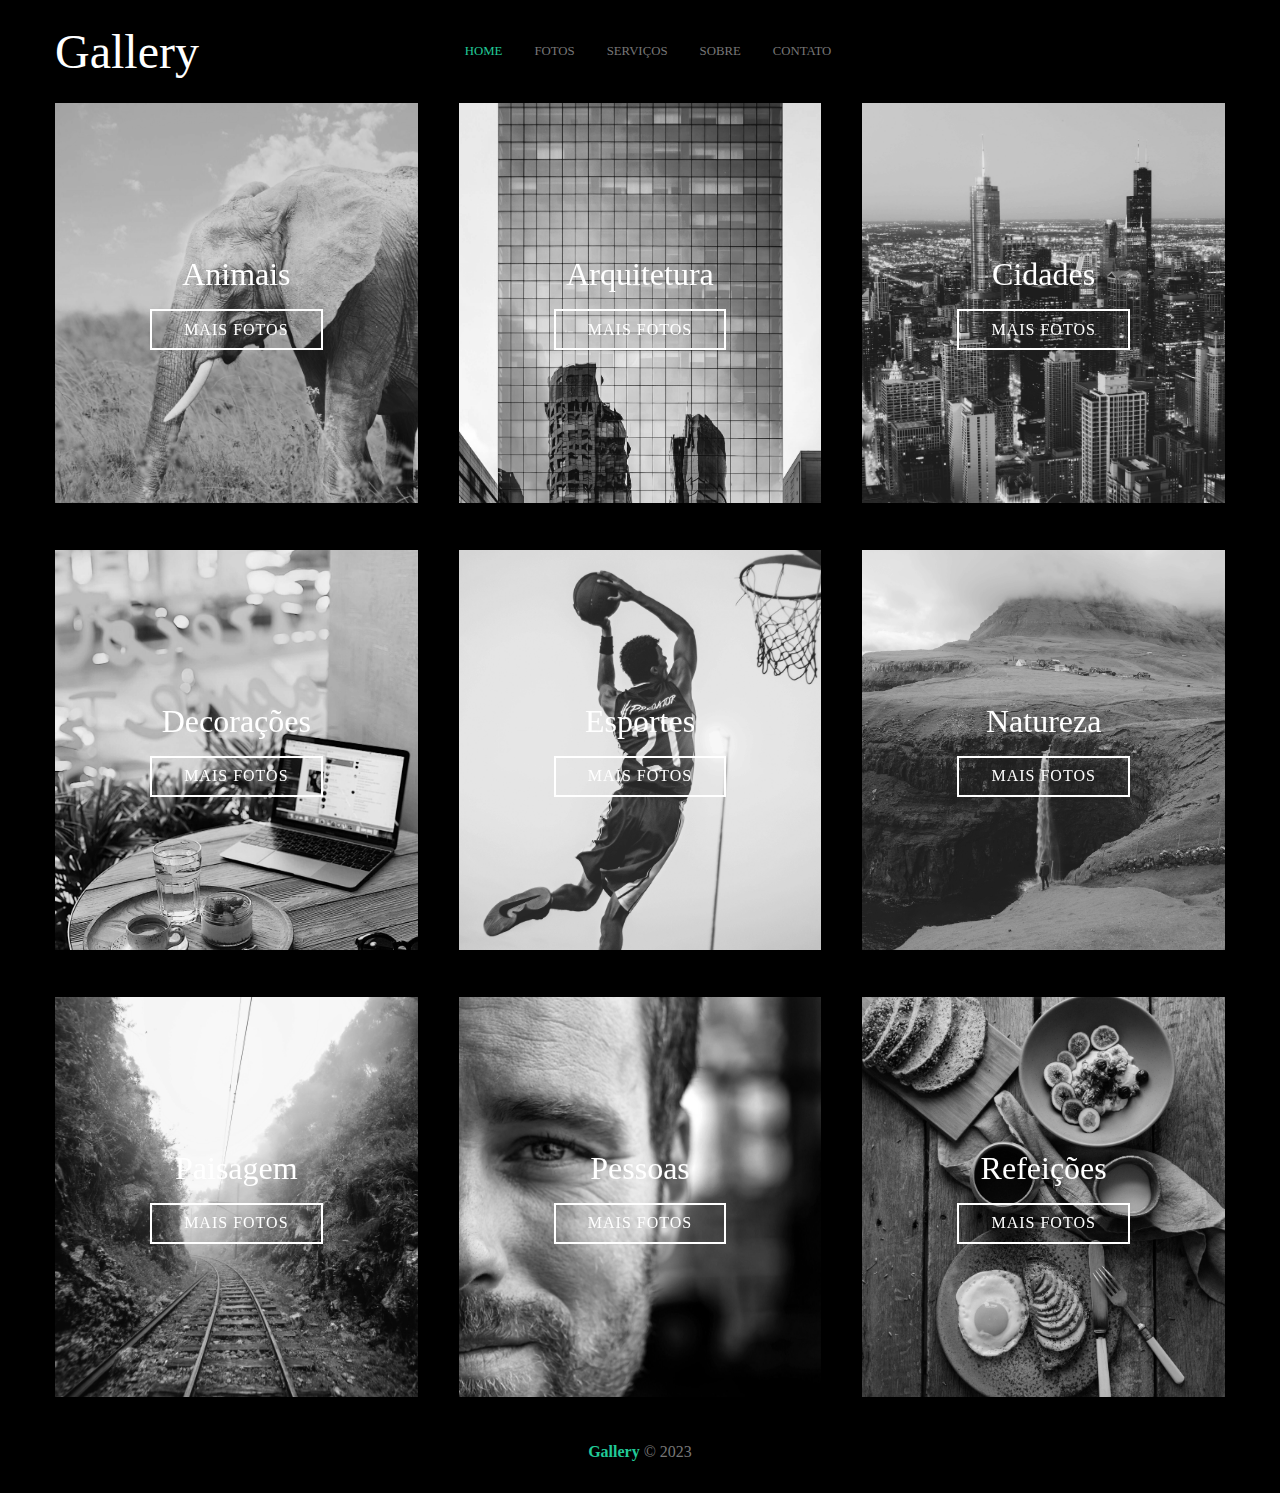
<file: Projeto - Galleria/index.html>
<!DOCTYPE html>
<html lang="en">
  <head>
    <meta charset="UTF-8" />
    <meta http-equiv="X-UA-Compatible" content="IE=edge" />
    <meta name="viewport" content="width=device-width, initial-scale=1.0" />
    <link rel="stylesheet" href="./css/style.css">
    <title>Gallery</title>
    <!-- Google Fonts -->
    <link rel="preconnect" href="https://fonts.googleapis.com" />
    <link rel="preconnect" href="https://fonts.gstatic.com" crossorigin />
    <link
      href="https://fonts.googleapis.com/css2?family=Josefin+Sans:ital,wght@0,100;0,200;0,300;0,400;0,500;0,600;0,700;1,100;1,200;1,300;1,400;1,500;1,600;1,700&display=swap"
      rel="stylesheet"
    />
    <!-- Font Awesome -->
    <link
      rel="stylesheet"
      href="https://cdnjs.cloudflare.com/ajax/libs/font-awesome/6.2.1/css/all.min.css"
      integrity="sha512-MV7K8+y+gLIBoVD59lQIYicR65iaqukzvf/nwasF0nqhPay5w/9lJmVM2hMDcnK1OnMGCdVK+iQrJ7lzPJQd1w=="
      crossorigin="anonymous"
      referrerpolicy="no-referrer"
    />
  </head>
  <body>
    <header class="header">
      <a href="" class="header-brand">Gallery</a>
      <nav class="header-navbar">
        <ul>
          <li><a href="#" class="active">Home</a></li>
          <li><a href="#">Fotos</a></li>
          <li><a href="#">Serviços</a></li>
          <li><a href="#">Sobre</a></li>
          <li><a href="#">Contato</a></li>
        </ul>
      </nav>

      <div class="header-social-media">
        <ul>
          <li>
            <a href="#"> <i class="fab fa-facebook-f"></i></a>
          </li>
          <li>
            <a href="#"> <i class="fab fa-twitter"></i></a>
          </li>
          <li>
            <a href="#"> <i class="fab fa-instagram"></i></a>
          </li>
          <li>
            <a href="#"> <i class="fab fa-youtube"></i></a>
          </li>
        </ul>
      </div>
    </header>

    <main>
      <div class="gallery">
        <div class="gallery-card" id="card-1">
          <h2 class="gallery-card-title">Animais</h2>
          <a href="#" class="gallery-card-btn">Mais Fotos</a>
        </div>
        <div class="gallery-card" id="card-2">
          <h2 class="gallery-card-title">Arquitetura</h2>
          <a href="#" class="gallery-card-btn">Mais Fotos</a>
        </div>
        <div class="gallery-card" id="card-3">
          <h2 class="gallery-card-title">Cidades</h2>
          <a href="#" class="gallery-card-btn">Mais Fotos</a>
        </div>
        <div class="gallery-card" id="card-4">
          <h2 class="gallery-card-title">Decorações</h2>
          <a href="#" class="gallery-card-btn">Mais Fotos</a>
        </div>
        <div class="gallery-card" id="card-5">
          <h2 class="gallery-card-title">Esportes</h2>
          <a href="#" class="gallery-card-btn">Mais Fotos</a>
        </div>
        <div class="gallery-card" id="card-6">
          <h2 class="gallery-card-title">Natureza</h2>
          <a href="#" class="gallery-card-btn">Mais Fotos</a>
        </div>
        <div class="gallery-card" id="card-7">
          <h2 class="gallery-card-title">Paisagem</h2>
          <a href="#" class="gallery-card-btn">Mais Fotos</a>
        </div>
        <div class="gallery-card" id="card-8">
          <h2 class="gallery-card-title">Pessoas</h2>
          <a href="#" class="gallery-card-btn">Mais Fotos</a>
        </div>
        <div class="gallery-card" id="card-9">
          <h2 class="gallery-card-title">Refeições</h2>
          <a href="#" class="gallery-card-btn">Mais Fotos</a>
        </div>
      </div>
    </main>
    <footer>
      <p><span>Gallery</span> &copy; 2023</p>
    </footer>
  </body>
</html>
</file>
<file: Projeto - Galleria/css/style.css>
* {
  padding: 0;
  margin: 0;
  font-family: "Josegin Sans";
  box-sizing: border-box;
}

body {
  background-color: #000;
  color: #777;
}
body a {
  color: #777;
  text-decoration: none;
  transition: 0.4s;
}
body ul {
  list-style: none;
}

.header {
  display: flex;
  justify-content: space-between;
  align-items: center;
  max-width: 1170px;
  padding: 1.5rem 0;
  margin: 0 auto;
}
@media (max-width: 425px) {
  .header {
    padding: 1.1rem;
  }
}
.header-brand {
  color: #FFF;
  font-size: 3rem;
}
.header-navbar ul {
  height: 100%;
  display: flex;
  align-items: center;
  justify-content: center;
}
@media (max-width: 425px) {
  .header-navbar ul {
    display: none;
  }
}
.header-navbar ul li {
  margin: 0 1rem;
  text-transform: uppercase;
  font-size: 0.8rem;
}
.header-navbar ul li .active {
  color: #20c997;
}
.header-navbar ul li a:hover {
  color: #20c997;
}
.header-social-media ul {
  display: flex;
  align-items: center;
  justify-content: center;
  height: 100%;
}
@media (max-width: 425px) {
  .header-social-media ul {
    display: none;
  }
}
.header-social-media ul li {
  margin: 0 1rem;
}
.header-social-media ul li a:hover {
  color: #FFF;
}

.gallery {
  display: flex;
  align-items: center;
  justify-content: center;
  max-width: 1170px;
  padding: 1.5rem 0;
  margin: 0 auto;
  flex-wrap: wrap;
  justify-content: space-between;
  padding: 0;
}
@media (max-width: 425px) {
  .gallery {
    flex-direction: column;
  }
}
.gallery-card {
  width: 31%;
  height: 400px;
  margin-bottom: 4%;
  display: flex;
  align-items: center;
  justify-content: center;
  flex-direction: column;
  color: #FFF;
}
@media (max-width: 425px) {
  .gallery-card {
    width: 90%;
    margin-bottom: 6%;
  }
}
.gallery-card-title {
  font-size: 2rem;
  font-weight: 300;
  margin-bottom: 1rem;
}
.gallery-card-btn {
  padding: 0.6rem 2rem;
  border: 2px solid #FFF;
  color: #FFF;
  font-weight: 400;
  text-transform: uppercase;
  letter-spacing: 1px;
}
.gallery-card-btn:hover {
  background-color: #FFF;
  color: #000;
}
.gallery #card-1 {
  background-image: url("../img/animais.jpg");
  background-size: 100%;
  background-position: center;
  background-repeat: no-repeat;
  filter: grayscale(100%);
  transition: 0.6s;
}
.gallery #card-1:hover {
  background-size: 110%;
  filter: grayscale(0%);
  background-image: linear-gradient(rgba(0, 0, 0, 0.5), rgba(0, 0, 0, 0.5)), url("../img/animais.jpg");
}
.gallery #card-2 {
  background-image: url("../img/arquitetura.jpg");
  background-size: 100%;
  background-position: center;
  background-repeat: no-repeat;
  filter: grayscale(100%);
  transition: 0.6s;
}
.gallery #card-2:hover {
  background-size: 110%;
  filter: grayscale(0%);
  background-image: linear-gradient(rgba(0, 0, 0, 0.5), rgba(0, 0, 0, 0.5)), url("../img/arquitetura.jpg");
}
.gallery #card-3 {
  background-image: url("../img/cidade.jpg");
  background-size: 100%;
  background-position: center;
  background-repeat: no-repeat;
  filter: grayscale(100%);
  transition: 0.6s;
}
.gallery #card-3:hover {
  background-size: 110%;
  filter: grayscale(0%);
  background-image: linear-gradient(rgba(0, 0, 0, 0.5), rgba(0, 0, 0, 0.5)), url("../img/cidade.jpg");
}
.gallery #card-4 {
  background-image: url("../img/decoracao.jpg");
  background-size: 100%;
  background-position: center;
  background-repeat: no-repeat;
  filter: grayscale(100%);
  transition: 0.6s;
}
.gallery #card-4:hover {
  background-size: 110%;
  filter: grayscale(0%);
  background-image: linear-gradient(rgba(0, 0, 0, 0.5), rgba(0, 0, 0, 0.5)), url("../img/decoracao.jpg");
}
.gallery #card-5 {
  background-image: url("../img/esportes.jpg");
  background-size: 100%;
  background-position: center;
  background-repeat: no-repeat;
  filter: grayscale(100%);
  transition: 0.6s;
}
.gallery #card-5:hover {
  background-size: 110%;
  filter: grayscale(0%);
  background-image: linear-gradient(rgba(0, 0, 0, 0.5), rgba(0, 0, 0, 0.5)), url("../img/esportes.jpg");
}
.gallery #card-6 {
  background-image: url("../img/natureza.jpg");
  background-size: 100%;
  background-position: center;
  background-repeat: no-repeat;
  filter: grayscale(100%);
  transition: 0.6s;
}
.gallery #card-6:hover {
  background-size: 110%;
  filter: grayscale(0%);
  background-image: linear-gradient(rgba(0, 0, 0, 0.5), rgba(0, 0, 0, 0.5)), url("../img/natureza.jpg");
}
.gallery #card-7 {
  background-image: url("../img/paisagem.jpg");
  background-size: 100%;
  background-position: center;
  background-repeat: no-repeat;
  filter: grayscale(100%);
  transition: 0.6s;
}
.gallery #card-7:hover {
  background-size: 110%;
  filter: grayscale(0%);
  background-image: linear-gradient(rgba(0, 0, 0, 0.5), rgba(0, 0, 0, 0.5)), url("../img/paisagem.jpg");
}
.gallery #card-8 {
  background-image: url("../img/pessoas.jpg");
  background-size: 100%;
  background-position: center;
  background-repeat: no-repeat;
  filter: grayscale(100%);
  transition: 0.6s;
}
.gallery #card-8:hover {
  background-size: 110%;
  filter: grayscale(0%);
  background-image: linear-gradient(rgba(0, 0, 0, 0.5), rgba(0, 0, 0, 0.5)), url("../img/pessoas.jpg");
}
.gallery #card-9 {
  background-image: url("../img/refeicoes.jpg");
  background-size: 100%;
  background-position: center;
  background-repeat: no-repeat;
  filter: grayscale(100%);
  transition: 0.6s;
}
.gallery #card-9:hover {
  background-size: 110%;
  filter: grayscale(0%);
  background-image: linear-gradient(rgba(0, 0, 0, 0.5), rgba(0, 0, 0, 0.5)), url("../img/refeicoes.jpg");
}

footer {
  text-align: center;
  padding-bottom: 2rem;
}
footer span {
  font-weight: bold;
  color: #20c997;
}

/*# sourceMappingURL=style.css.map */
</file>
